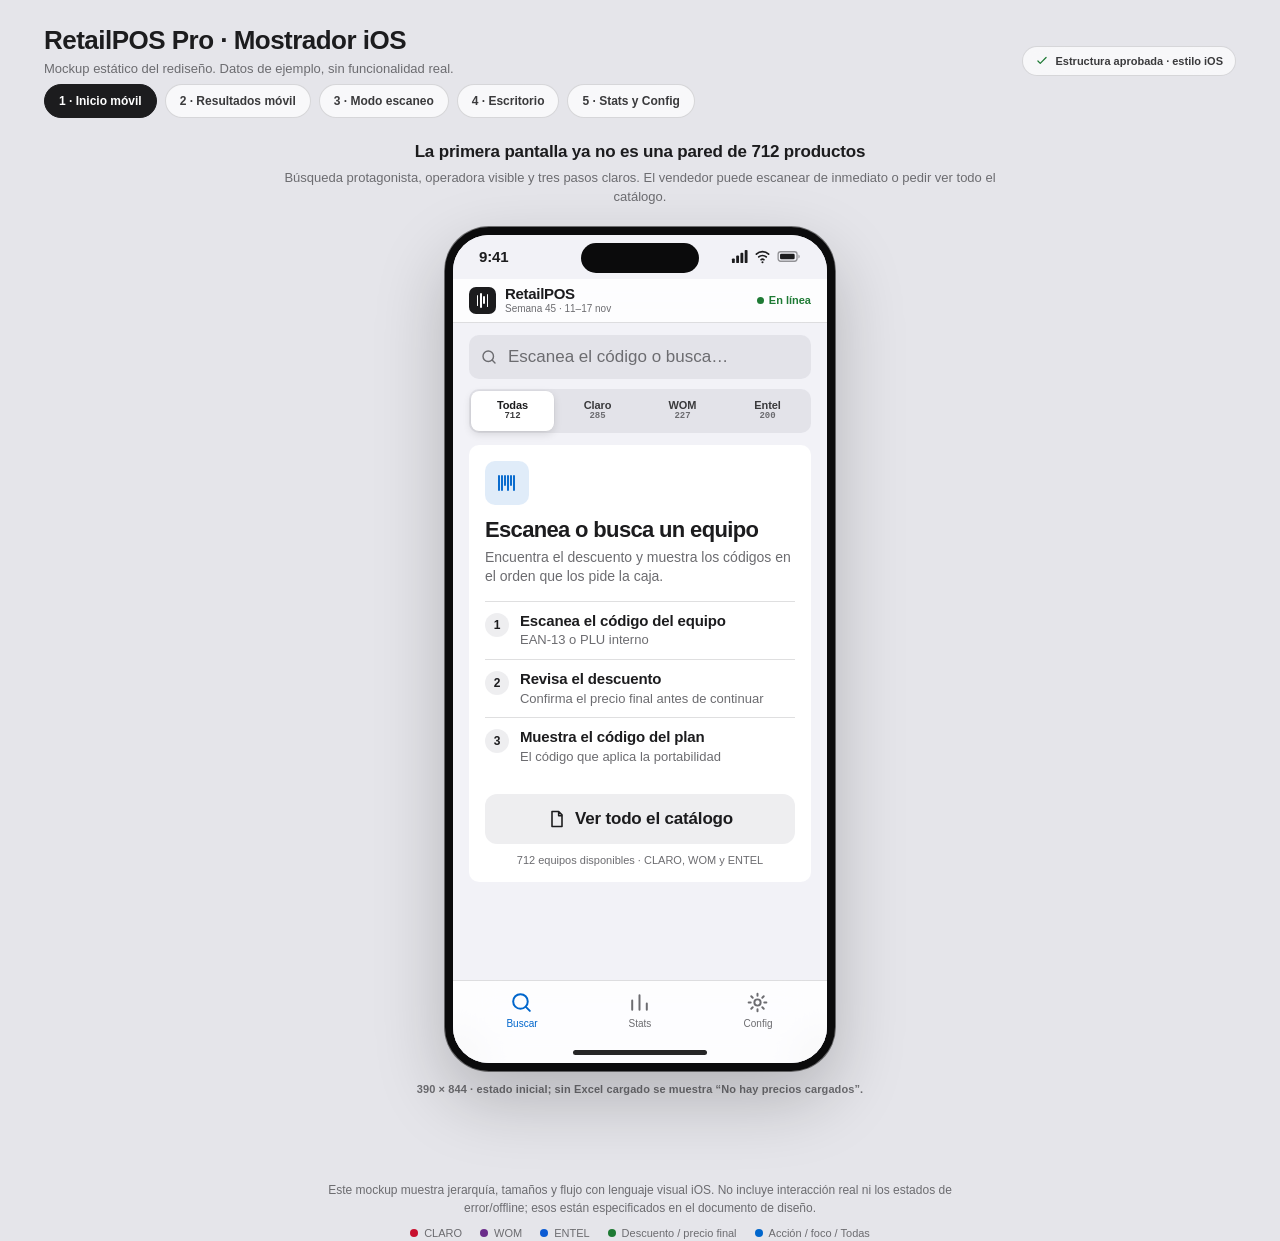
<file: docs/superpowers/specs/mockups/retailpos-mostrador.html>
<!DOCTYPE html>
<html lang="es">
<head>
<meta charset="UTF-8">
<meta name="viewport" content="width=device-width, initial-scale=1">
<title>RetailPOS Pro · Mockup Mostrador iOS</title>
<style>
  :root {
    --canvas: #F2F2F7;
    --surface: #FFFFFF;
    --fill: rgba(118, 118, 128, 0.12);
    --fill-strong: rgba(118, 118, 128, 0.20);
    --ink: #1C1C1E;
    --ink-2: #3A3A3C;
    --muted: #6C6C70;
    --separator: rgba(60, 60, 67, 0.29);
    --separator-soft: rgba(60, 60, 67, 0.16);
    --tint: #0066CC;
    --tint-soft: rgba(0, 102, 204, 0.12);
    --success: #1E7A34;
    --success-soft: rgba(30, 122, 52, 0.12);
    --danger: #D70015;
    --claro: #C8102E;
    --wom: #6B2D8B;
    --entel: #0B5BD3;
    --todas: #0066CC;
    --warning-bg: #FFF8E5;
    --warning-ink: #6B4E00;
    --radius-group: 10px;
    --radius-control: 10px;
    --radius-button: 12px;
    --shadow-knob: 0 0 0 0.5px rgba(0,0,0,.04), 0 3px 8px rgba(0,0,0,.12);
    --ui: -apple-system, BlinkMacSystemFont, "SF Pro Text", "SF Pro Display", "Segoe UI", Roboto, "Helvetica Neue", Arial, sans-serif;
    --mono: ui-monospace, "SF Mono", Menlo, Consolas, "Cascadia Mono", monospace;
  }
  * { box-sizing: border-box; }
  html, body { margin: 0; min-height: 100%; }
  body {
    background: #E5E5EA;
    color: var(--ink);
    font-family: var(--ui);
    -webkit-font-smoothing: antialiased;
    text-rendering: optimizeLegibility;
  }
  button { font: inherit; color: inherit; cursor: pointer; }
  .mono { font-family: var(--mono); font-variant-numeric: tabular-nums; }
  .icon { width: 20px; height: 20px; display: inline-block; vertical-align: middle; flex: 0 0 auto; }
  .hairline { background: var(--separator); height: 1px; border: 0; margin: 0; }

  /* ---------- Mock chrome ---------- */
  .mock-top {
    max-width: 1240px; margin: 0 auto; padding: 26px 24px 8px;
    display: flex; justify-content: space-between; align-items: flex-end; gap: 20px;
  }
  .mock-top h1 { margin: 0; font-size: 26px; font-weight: 800; letter-spacing: -.02em; line-height: 1.1; }
  .mock-top p { margin: 6px 0 0; color: var(--muted); font-size: 13px; font-weight: 500; }
  .mock-badge {
    display: inline-flex; align-items: center; gap: 7px; height: 30px; padding: 0 12px;
    border-radius: 999px; background: rgba(255,255,255,.7); border: 1px solid rgba(60,60,67,.18);
    color: var(--ink-2); font-size: 11px; font-weight: 700; white-space: nowrap;
    backdrop-filter: saturate(180%) blur(20px);
  }
  .mock-tabs {
    max-width: 1240px; margin: 0 auto; padding: 0 24px 24px;
    display: flex; gap: 8px; flex-wrap: wrap;
  }
  .tab {
    height: 34px; padding: 0 14px; border-radius: 999px; border: 1px solid rgba(60,60,67,.18);
    background: rgba(255,255,255,.72); color: var(--ink-2); font-size: 12px; font-weight: 650;
    display: inline-flex; align-items: center; gap: 6px;
    -webkit-backdrop-filter: saturate(180%) blur(20px); backdrop-filter: saturate(180%) blur(20px);
  }
  .tab.active { background: var(--ink); border-color: var(--ink); color: #FFFFFF; }
  .stage { display: none; max-width: 1240px; margin: 0 auto; padding: 0 24px 64px; }
  .stage.active { display: block; }
  .stage-head { max-width: 760px; margin: 0 auto 20px; text-align: center; }
  .stage-head h2 { margin: 0; font-size: 17px; font-weight: 700; letter-spacing: -.01em; }
  .stage-head p { margin: 6px 0 0; color: var(--muted); font-size: 13px; line-height: 1.5; }
  .phone-row { display: flex; justify-content: center; gap: 34px; flex-wrap: wrap; align-items: flex-start; }
  .phone-wrap { display: flex; flex-direction: column; align-items: center; gap: 12px; }
  .phone-caption { font-size: 11px; font-weight: 650; color: var(--muted); letter-spacing: .01em; }

  /* ---------- iPhone frame ---------- */
  .phone {
    width: 390px; height: 844px; background: var(--canvas); border: 8px solid #0B0B0C;
    border-radius: 44px; overflow: hidden; box-shadow: 0 28px 70px rgba(0,0,0,.22), 0 0 0 1px rgba(0,0,0,.5);
    display: flex; flex-direction: column; position: relative;
  }
  .statusbar {
    height: 44px; flex: 0 0 auto; display: flex; align-items: center; justify-content: space-between;
    padding: 0 26px; background: var(--canvas); position: relative; z-index: 3;
  }
  .statusbar .time { font-size: 15px; font-weight: 650; letter-spacing: -.01em; width: 54px; }
  .island {
    position: absolute; top: 8px; left: 50%; transform: translateX(-50%);
    width: 118px; height: 30px; background: #0B0B0C; border-radius: 999px;
  }
  .status-icons { display: flex; align-items: center; gap: 6px; width: 54px; justify-content: flex-end; }
  .status-icons .icon { width: 17px; height: 17px; }

  /* ---------- Translucent bars ---------- */
  .appbar, .navbar, .tabbar, .detail-footer {
    background: rgba(255,255,255,.82);
    -webkit-backdrop-filter: saturate(180%) blur(20px);
    backdrop-filter: saturate(180%) blur(20px);
  }
  .appbar {
    height: 44px; flex: 0 0 auto; border-bottom: 1px solid var(--separator-soft);
    display: flex; align-items: center; justify-content: space-between; padding: 0 16px;
    position: relative; z-index: 2;
  }
  .brand { display: flex; align-items: center; gap: 9px; min-width: 0; }
  .brand-mark {
    width: 27px; height: 27px; border-radius: 7px; background: var(--ink); color: #FFFFFF;
    display: flex; align-items: center; justify-content: center; gap: 1.5px; flex: 0 0 auto;
  }
  .brand-mark i { display: block; width: 1.8px; background: #FFFFFF; border-radius: 1px; }
  .brand-mark i:nth-child(1) { height: 11px; }
  .brand-mark i:nth-child(2) { height: 15px; }
  .brand-mark i:nth-child(3) { height: 8px; }
  .brand-mark i:nth-child(4) { height: 13px; }
  .brand-title { font-size: 15px; font-weight: 700; letter-spacing: -.02em; line-height: 1.1; }
  .brand-sub { font-size: 10px; color: var(--muted); font-weight: 500; margin-top: 1px; }
  .conn { display: inline-flex; align-items: center; gap: 5px; font-size: 11px; font-weight: 600; color: var(--success); }
  .conn-dot { width: 7px; height: 7px; border-radius: 50%; background: var(--success); }
  .screen { flex: 1; min-height: 0; display: flex; flex-direction: column; background: var(--canvas); }
  .scroll { flex: 1; min-height: 0; overflow: auto; padding: 12px 16px 18px; }

  /* ---------- Search & segmented ---------- */
  .search {
    height: 44px; display: flex; align-items: center; gap: 8px; padding: 0 11px;
    background: var(--fill); border-radius: var(--radius-control);
  }
  .search .icon { color: var(--muted); width: 18px; height: 18px; }
  .search input {
    border: 0; outline: 0; background: transparent; flex: 1; min-width: 0;
    font-size: 17px; font-weight: 400; color: var(--ink); font-family: var(--ui);
  }
  .search input::placeholder { color: var(--muted); }
  .segmented {
    display: grid; grid-template-columns: repeat(4, 1fr); gap: 2px; margin-top: 10px;
    background: var(--fill); border-radius: var(--radius-control); padding: 2px; height: 44px;
  }
  .segment {
    border: 0; background: transparent; border-radius: 8px; padding: 0 4px;
    display: flex; flex-direction: column; align-items: center; justify-content: center; gap: 0;
    color: var(--ink-2); min-width: 0;
  }
  .segment.active { background: #FFFFFF; box-shadow: var(--shadow-knob); color: var(--ink); }
  .seg-label { font-size: 11px; font-weight: 600; letter-spacing: -.01em; line-height: 1.15; white-space: nowrap; }
  .seg-count { font-size: 9px; font-weight: 600; color: var(--muted); font-family: var(--mono); line-height: 1.1; }
  .segment.active .seg-count { color: var(--ink-2); }

  /* ---------- Generic ---------- */
  .group { background: var(--surface); border-radius: var(--radius-group); overflow: hidden; }
  .group-header {
    display: flex; align-items: center; justify-content: space-between; gap: 8px;
    margin: 16px 16px 7px; font-size: 12px; font-weight: 600; color: var(--muted);
    text-transform: uppercase; letter-spacing: .04em;
  }
  .row { display: flex; align-items: center; gap: 12px; padding: 12px 16px; min-height: 44px; background: var(--surface); }
  .row + .row { border-top: 1px solid var(--separator-soft); }
  .row-title { font-size: 16px; font-weight: 600; letter-spacing: -.01em; }
  .row-sub { font-size: 13px; color: var(--muted); margin-top: 1px; line-height: 1.35; }
  .chev { color: #C7C7CC; width: 15px; height: 15px; }
  .btn {
    height: 50px; border-radius: var(--radius-button); border: 0; font-size: 17px;
    font-weight: 600; display: inline-flex; align-items: center; justify-content: center;
    gap: 8px; padding: 0 16px; letter-spacing: -.01em;
  }
  .btn-block { width: 100%; }
  .btn-primary { background: var(--tint); color: #FFFFFF; }
  .btn-secondary { background: var(--fill); color: var(--ink); }
  .btn-text { background: transparent; color: var(--tint); padding: 0 4px; }
  .btn-plain { background: transparent; border: 0; color: var(--tint); font-size: 15px; font-weight: 600; min-height: 44px; display: inline-flex; align-items: center; padding: 0 4px; }
  .text-btn {
    min-height: 44px; display: inline-flex; align-items: center; justify-content: center; gap: 6px;
    border: 0; background: transparent; color: var(--tint); font-size: 15px; font-weight: 600; padding: 0 6px;
  }
  .carrier {
    height: 20px; padding: 0 7px; border-radius: 5px; color: #FFFFFF;
    font-size: 10px; font-weight: 700; letter-spacing: .03em;
    display: inline-flex; align-items: center; flex: 0 0 auto;
  }
  .carrier-claro { background: var(--claro); }
  .carrier-wom { background: var(--wom); }
  .carrier-entel { background: var(--entel); }

  /* ---------- Initial state ---------- */
  .hero { margin-top: 12px; padding: 16px; }
  .hero-icon {
    width: 44px; height: 44px; border-radius: 10px; background: var(--tint-soft); color: var(--tint);
    display: flex; align-items: center; justify-content: center; margin-bottom: 12px;
  }
  .hero-icon .icon { width: 24px; height: 24px; }
  .hero h2 { margin: 0; font-size: 22px; font-weight: 700; letter-spacing: -.03em; line-height: 1.18; }
  .hero p { margin: 5px 0 0; color: var(--muted); font-size: 14px; line-height: 1.4; }
  .steps { margin: 14px 0 4px; border-top: 1px solid var(--separator-soft); }
  .step { display: flex; gap: 11px; align-items: flex-start; padding: 10px 0; border-bottom: 1px solid var(--separator-soft); }
  .step:last-child { border-bottom: 0; }
  .step-num {
    width: 24px; height: 24px; border-radius: 50%; background: var(--fill);
    color: var(--ink); font-size: 12px; font-weight: 700; display: flex; align-items: center;
    justify-content: center; flex: 0 0 auto; margin-top: 1px;
  }
  .step-title { font-size: 15px; font-weight: 600; line-height: 1.25; letter-spacing: -.01em; }
  .step-sub { font-size: 13px; color: var(--muted); margin-top: 1px; line-height: 1.35; }
  .hero .btn { margin-top: 14px; }
  .availability { margin-top: 10px; text-align: center; font-size: 11px; font-weight: 500; color: var(--muted); }

  /* ---------- Tab bar ---------- */
  .tabbar {
    flex: 0 0 auto; height: 83px; padding: 7px 10px 0; border-top: 1px solid var(--separator-soft);
    display: grid; grid-template-columns: repeat(3, 1fr); position: relative;
  }
  .nav-item {
    display: flex; flex-direction: column; align-items: center; justify-content: flex-start;
    gap: 3px; font-size: 10px; font-weight: 500; color: var(--muted);
    background: transparent; border: 0; padding-top: 2px;
  }
  .nav-item .icon { width: 25px; height: 25px; }
  .nav-item.active { color: var(--tint); }
  .home-indicator {
    position: absolute; bottom: 8px; left: 50%; transform: translateX(-50%);
    width: 134px; height: 5px; border-radius: 999px; background: rgba(0,0,0,.85);
  }

  /* ---------- Results ---------- */
  .results-head { display: flex; align-items: center; justify-content: space-between; margin: 14px 4px 8px; }
  .results-count { font-size: 13px; font-weight: 500; color: var(--muted); }
  .filter-btn {
    height: 44px; padding: 0 12px; border-radius: 999px; border: 0; background: var(--fill);
    color: var(--ink); font-size: 13px; font-weight: 600; display: inline-flex; align-items: center; gap: 5px;
  }
  .result-row {
    width: 100%; display: grid; grid-template-columns: minmax(0, 1fr) auto; gap: 10px; align-items: center;
    min-height: 76px; padding: 11px 14px; border: 0; border-bottom: 1px solid var(--separator-soft);
    background: var(--surface); text-align: left;
  }
  .result-row:last-child { border-bottom: 0; }
  .result-meta { display: flex; align-items: center; gap: 7px; margin-bottom: 4px; }
  .brand-text { font-size: 11px; font-weight: 600; color: var(--muted); letter-spacing: .02em; }
  .result-name { font-size: 16px; font-weight: 600; line-height: 1.25; letter-spacing: -.02em; white-space: nowrap; overflow: hidden; text-overflow: ellipsis; }
  .result-sub { font-size: 12px; color: var(--muted); margin-top: 2px; font-weight: 400; }
  .result-price { text-align: right; display: flex; align-items: center; gap: 6px; }
  .discount { font-size: 15px; font-weight: 700; color: var(--success); letter-spacing: -.01em; }
  .final { font-size: 13px; font-weight: 600; color: var(--ink); margin-top: 1px; }
  .load-more { margin-top: 12px; }

  /* ---------- Detail ---------- */
  .navbar {
    height: 44px; flex: 0 0 auto; border-bottom: 1px solid var(--separator-soft);
    display: grid; grid-template-columns: 64px 1fr 64px; align-items: center; padding: 0 8px;
    position: relative; z-index: 2;
  }
  .nav-back {
    width: 44px; height: 44px; border: 0; background: transparent; color: var(--tint);
    display: inline-flex; align-items: center; justify-content: flex-start; padding-left: 6px;
  }
  .nav-back .icon { width: 22px; height: 22px; }
  .nav-title { text-align: center; min-width: 0; }
  .nav-title b { display: block; font-size: 16px; font-weight: 600; letter-spacing: -.02em; white-space: nowrap; overflow: hidden; text-overflow: ellipsis; }
  .nav-title span { display: block; font-size: 10px; color: var(--muted); font-weight: 500; margin-top: 0; }
  .nav-right { display: flex; justify-content: flex-end; padding-right: 4px; }
  .detail-screen { flex: 1; min-height: 0; display: flex; flex-direction: column; background: var(--canvas); position: relative; }
  .detail-scroll { flex: 1; min-height: 0; overflow: auto; padding: 12px 16px 16px; }
  .summary { padding: 12px 16px; }
  .summary-top { display: flex; align-items: flex-start; justify-content: space-between; gap: 10px; }
  .detail-name { font-size: 17px; font-weight: 700; line-height: 1.22; letter-spacing: -.02em; }
  .detail-meta { display: flex; align-items: center; gap: 7px; margin-top: 4px; font-size: 12px; color: var(--muted); font-weight: 500; }
  .dot-sep { width: 3px; height: 3px; border-radius: 50%; background: var(--muted); display: inline-block; }
  .price-line { display: flex; justify-content: space-between; align-items: flex-end; gap: 10px; margin-top: 12px; }
  .discount-big { font-size: 28px; font-weight: 700; color: var(--success); line-height: 1; letter-spacing: -.03em; }
  .final-big { font-size: 22px; font-weight: 700; line-height: 1; letter-spacing: -.02em; }
  .old-price { font-size: 11px; color: var(--muted); margin-top: 5px; font-weight: 500; }
  .price-right { text-align: right; }
  .discount-copy { display: flex; align-items: center; justify-content: flex-start; margin-top: 2px; }
  .section-title {
    display: flex; align-items: center; gap: 8px; margin: 12px 16px 6px;
    font-size: 12px; font-weight: 600; letter-spacing: .04em; text-transform: uppercase; color: var(--muted);
  }
  .code-card { padding: 10px 14px; margin-bottom: 10px; }
  .code-head { display: flex; align-items: center; justify-content: space-between; gap: 8px; }
  .code-label { display: flex; align-items: center; gap: 8px; font-size: 15px; font-weight: 600; letter-spacing: -.01em; }
  .step-chip {
    width: 22px; height: 22px; border-radius: 50%; background: var(--tint); color: #FFFFFF;
    font-size: 11px; font-weight: 700; display: inline-flex; align-items: center; justify-content: center; flex: 0 0 auto;
  }
  .code-carrier { color: var(--muted); font-weight: 500; }
  .code-kind { font-size: 10px; color: var(--muted); font-weight: 600; letter-spacing: .03em; }
  .barcode-box {
    height: 76px; background: #FFFFFF; border: 1px solid var(--separator-soft); border-radius: 8px;
    padding: 5px 8px; margin-top: 8px; display: flex; align-items: center; justify-content: center;
  }
  .barcode-box img { width: 100%; height: 100%; object-fit: fill; }
  .code-foot { display: flex; align-items: center; justify-content: space-between; gap: 8px; margin-top: 4px; }
  .code-number { font-size: 22px; font-weight: 700; letter-spacing: .04em; }
  .details-row {
    margin-top: 2px; display: flex; align-items: center; justify-content: space-between;
    padding: 10px 16px; font-size: 15px; font-weight: 500; color: var(--ink);
  }
  .details-row .right { display: flex; align-items: center; gap: 6px; color: var(--muted); font-size: 12px; }
  .detail-footer {
    flex: 0 0 auto; padding: 10px 16px 34px; border-top: 1px solid var(--separator-soft); position: relative;
  }
  .detail-footer .home-indicator { position: absolute; bottom: 8px; }

  /* ---------- Desktop ---------- */
  .desktop-stage { overflow-x: auto; padding-bottom: 6px; }
  .desktop {
    width: 1180px; margin: 0 auto; background: var(--canvas); border: 1px solid rgba(60,60,67,.18);
    border-radius: 16px; overflow: hidden; box-shadow: 0 28px 70px rgba(0,0,0,.16);
  }
  .desk-appbar {
    height: 64px; background: rgba(255,255,255,.82); border-bottom: 1px solid var(--separator-soft);
    display: flex; align-items: center; justify-content: space-between; padding: 0 24px;
    -webkit-backdrop-filter: saturate(180%) blur(20px); backdrop-filter: saturate(180%) blur(20px);
  }
  .desk-nav { display: flex; gap: 2px; background: var(--fill); border-radius: 10px; padding: 2px; }
  .desk-nav span { height: 32px; padding: 0 14px; border-radius: 8px; display: inline-flex; align-items: center; gap: 6px; font-size: 12px; font-weight: 600; color: var(--ink-2); }
  .desk-nav span.active { background: #FFFFFF; box-shadow: var(--shadow-knob); color: var(--ink); }
  .desk-content { padding: 18px 24px 24px; }
  .desk-search-row { display: flex; gap: 10px; align-items: center; }
  .desk-search { flex: 1; }
  .desk-segmented { max-width: 440px; }
  .desk-grid { display: grid; grid-template-columns: 7fr 5fr; gap: 16px; margin-top: 14px; align-items: start; }
  .table-card { background: var(--surface); border-radius: 10px; overflow: hidden; }
  .table-head, .table-row { display: grid; grid-template-columns: .8fr 2.5fr 1fr 1fr 1fr .95fr; gap: 8px; align-items: center; padding: 9px 14px; }
  .table-head { border-bottom: 1px solid var(--separator-soft); font-size: 10px; font-weight: 600; text-transform: uppercase; letter-spacing: .04em; color: var(--muted); }
  .table-row { border-bottom: 1px solid var(--separator-soft); font-size: 12px; }
  .table-row:last-child { border-bottom: 0; }
  .table-row.selected { background: var(--tint-soft); }
  .table-name { font-size: 14px; font-weight: 600; white-space: nowrap; overflow: hidden; text-overflow: ellipsis; letter-spacing: -.01em; }
  .table-sub { font-size: 11px; color: var(--muted); font-weight: 400; margin-top: 1px; }
  .table-action { min-height: 36px; border: 0; background: transparent; font-size: 12px; font-weight: 600; color: var(--tint); white-space: nowrap; }
  .desk-panel { background: var(--surface); border-radius: 10px; padding: 14px; }
  .desk-panel .detail-name { font-size: 16px; }
  .desk-panel .code-card { padding: 10px 12px; margin-bottom: 8px; border: 1px solid var(--separator-soft); }
  .desk-panel .barcode-box { height: 66px; }
  .desk-panel .code-number { font-size: 18px; }

  /* ---------- Stats & Config ---------- */
  .large-title { margin: 4px 2px 2px; font-size: 34px; font-weight: 700; letter-spacing: -.035em; line-height: 1.1; }
  .large-sub { margin: 2px 2px 12px; font-size: 14px; color: var(--muted); font-weight: 400; }
  .stat-card { padding: 14px 16px; margin-bottom: 10px; }
  .stat-top { display: flex; align-items: center; gap: 10px; }
  .stat-drop { width: 28px; height: 28px; border-radius: 50%; flex: 0 0 auto; display: inline-flex; align-items: center; justify-content: center; color: #FFFFFF; }
  .stat-drop .icon { width: 16px; height: 16px; }
  .stat-name { font-size: 16px; font-weight: 600; letter-spacing: .02em; }
  .stat-brands { margin-left: auto; font-size: 11px; font-weight: 500; color: var(--muted); background: var(--fill); border-radius: 999px; padding: 3px 8px; }
  .stat-total { font-size: 34px; font-weight: 700; letter-spacing: -.035em; margin-top: 10px; line-height: 1; }
  .stat-label { font-size: 11px; color: var(--muted); font-weight: 500; margin-top: 2px; }
  .stat-row { display: flex; justify-content: space-between; align-items: center; gap: 8px; margin-top: 10px; padding-top: 9px; border-top: 1px solid var(--separator-soft); font-size: 12px; }
  .stat-row span:first-child { color: var(--muted); font-weight: 400; }
  .stat-row span:last-child { font-weight: 600; }
  .stat-link { display: flex; justify-content: flex-end; margin-top: 6px; }
  .config-warning {
    display: flex; gap: 9px; align-items: flex-start; padding: 10px 4px 12px;
    color: var(--warning-ink); font-size: 12px; line-height: 1.4; font-weight: 500;
  }
  .config-warning .icon { width: 17px; height: 17px; color: #B45309; margin-top: 1px; }
  .upload-card { margin-bottom: 10px; }
  .upload-card .row { align-items: flex-start; padding: 12px 14px; }
  .upload-icon { width: 29px; height: 29px; border-radius: 7px; background: var(--tint); color: #FFFFFF; display: flex; align-items: center; justify-content: center; flex: 0 0 auto; }
  .upload-icon.blue { background: #007AFF; }
  .upload-title { font-size: 16px; font-weight: 600; letter-spacing: -.01em; }
  .upload-desc { font-size: 12px; color: var(--muted); line-height: 1.35; margin-top: 2px; }
  .upload-body { padding: 0 14px 12px; border-top: 1px solid var(--separator-soft); }
  .upload-body .btn { margin-top: 12px; }
  .upload-status {
    margin-top: 10px; display: flex; align-items: center; gap: 7px; font-size: 12px;
    color: var(--ink-2); background: var(--fill); border-radius: 8px; padding: 8px 10px; font-weight: 500;
  }
  .upload-status .dot { width: 7px; height: 7px; border-radius: 50%; background: var(--success); flex: 0 0 auto; }
  .upload-status.blue .dot { background: #007AFF; }
  .advanced-row { display: flex; align-items: center; justify-content: space-between; padding: 12px 16px; font-size: 15px; font-weight: 500; }
  .muted-note { text-align: center; color: var(--muted); font-size: 12px; line-height: 1.5; margin: 22px auto 0; max-width: 640px; }
  .legend { display: flex; justify-content: center; gap: 18px; flex-wrap: wrap; margin-top: 8px; color: var(--muted); font-size: 11px; font-weight: 500; }
  .legend span { display: inline-flex; align-items: center; gap: 6px; }
  .legend b { width: 8px; height: 8px; border-radius: 50%; display: inline-block; }

  @media (max-width: 1100px) {
    .desktop { width: 100%; }
    .desktop-stage { overflow-x: visible; }
    .desk-grid { grid-template-columns: 1fr; }
    .table-head, .table-row { grid-template-columns: .85fr 1.9fr .85fr .85fr .95fr 1.05fr; }
    .desk-panel { max-width: none; }
  }
  @media (max-width: 760px) {
    .mock-top { align-items: flex-start; flex-direction: column; }
    .phone { transform: scale(.92); transform-origin: top center; margin-bottom: -60px; }
    .phone-row { gap: 12px; }
  }
</style>
</head>
<body>

<svg width="0" height="0" style="position:absolute" aria-hidden="true">
  <defs>
    <symbol id="i-search" viewBox="0 0 24 24"><circle cx="11" cy="11" r="7" fill="none" stroke="currentColor" stroke-width="1.9"/><path d="m20 20-3.6-3.6" fill="none" stroke="currentColor" stroke-width="1.9" stroke-linecap="round"/></symbol>
    <symbol id="i-barcode" viewBox="0 0 24 24"><path d="M4 5v14M7 5v14M10 5v9M13 5v14M16 5v9M19 5v14" fill="none" stroke="currentColor" stroke-width="1.9" stroke-linecap="round"/></symbol>
    <symbol id="i-chart" viewBox="0 0 24 24"><path d="M5 19V10M12 19V5M19 19v-6" fill="none" stroke="currentColor" stroke-width="1.9" stroke-linecap="round"/></symbol>
    <symbol id="i-settings" viewBox="0 0 24 24"><circle cx="12" cy="12" r="3" fill="none" stroke="currentColor" stroke-width="1.9"/><path d="M12 3.5v2M12 18.5v2M3.5 12h2M18.5 12h2M6 6l1.4 1.4M16.6 16.6 18 18M18 6l-1.4 1.4M7.4 16.6 6 18" fill="none" stroke="currentColor" stroke-width="1.9" stroke-linecap="round"/></symbol>
    <symbol id="i-chevron" viewBox="0 0 24 24"><path d="m9 5 7 7-7 7" fill="none" stroke="currentColor" stroke-width="2" stroke-linecap="round" stroke-linejoin="round"/></symbol>
    <symbol id="i-back" viewBox="0 0 24 24"><path d="m15 5-7 7 7 7" fill="none" stroke="currentColor" stroke-width="2.1" stroke-linecap="round" stroke-linejoin="round"/></symbol>
    <symbol id="i-copy" viewBox="0 0 24 24"><rect x="9" y="9" width="11" height="11" rx="2.5" fill="none" stroke="currentColor" stroke-width="1.9"/><path d="M15 9V6a2 2 0 0 0-2-2H6a2 2 0 0 0-2 2v7a2 2 0 0 0 2 2h3" fill="none" stroke="currentColor" stroke-width="1.9"/></symbol>
    <symbol id="i-printer" viewBox="0 0 24 24"><path d="M7 8V4h10v4M7 17H5a2 2 0 0 1-2-2v-4a2 2 0 0 1 2-2h14a2 2 0 0 1 2 2v4a2 2 0 0 1-2 2h-2M7 14h10v6H7z" fill="none" stroke="currentColor" stroke-width="1.9" stroke-linejoin="round"/></symbol>
    <symbol id="i-filter" viewBox="0 0 24 24"><path d="M4 7h16M7 12h10M10 17h4" fill="none" stroke="currentColor" stroke-width="1.9" stroke-linecap="round"/></symbol>
    <symbol id="i-check" viewBox="0 0 24 24"><path d="m5 12 4 4L19 6" fill="none" stroke="currentColor" stroke-width="2.1" stroke-linecap="round" stroke-linejoin="round"/></symbol>
    <symbol id="i-x" viewBox="0 0 24 24"><path d="m6 6 12 12M18 6 6 18" fill="none" stroke="currentColor" stroke-width="2.1" stroke-linecap="round"/></symbol>
    <symbol id="i-upload" viewBox="0 0 24 24"><path d="M12 16V4m0 0-4 4m4-4 4 4M5 16v2a2 2 0 0 0 2 2h10a2 2 0 0 0 2-2v-2" fill="none" stroke="currentColor" stroke-width="1.9" stroke-linecap="round" stroke-linejoin="round"/></symbol>
    <symbol id="i-file" viewBox="0 0 24 24"><path d="M6 3h8l4 4v14H6zM14 3v5h5" fill="none" stroke="currentColor" stroke-width="1.9" stroke-linejoin="round"/></symbol>
    <symbol id="i-info" viewBox="0 0 24 24"><circle cx="12" cy="12" r="9" fill="none" stroke="currentColor" stroke-width="1.9"/><path d="M12 11v5M12 8h.01" fill="none" stroke="currentColor" stroke-width="2.1" stroke-linecap="round"/></symbol>
    <symbol id="i-warning" viewBox="0 0 24 24"><path d="M12 4 3.2 19.5h17.6L12 4z" fill="none" stroke="currentColor" stroke-width="1.9" stroke-linejoin="round"/><path d="M12 9.5v4.5M12 17h.01" fill="none" stroke="currentColor" stroke-width="2" stroke-linecap="round"/></symbol>
    <symbol id="i-refresh" viewBox="0 0 24 24"><path d="M20 11a8 8 0 1 0-2.3 5.7M20 5v6h-6" fill="none" stroke="currentColor" stroke-width="1.9" stroke-linecap="round" stroke-linejoin="round"/></symbol>
    <symbol id="i-signal" viewBox="0 0 18 18"><rect x="1" y="11" width="3" height="5" rx="1" fill="currentColor"/><rect x="5.5" y="8" width="3" height="8" rx="1" fill="currentColor"/><rect x="10" y="5" width="3" height="11" rx="1" fill="currentColor"/><rect x="14.5" y="2" width="3" height="14" rx="1" fill="currentColor"/></symbol>
    <symbol id="i-wifi" viewBox="0 0 18 18"><path d="M2.5 6.5a9.5 9.5 0 0 1 13 0M5 9.5a6 6 0 0 1 8 0M7.5 12.4a2.6 2.6 0 0 1 3 0" fill="none" stroke="currentColor" stroke-width="1.8" stroke-linecap="round"/><circle cx="9" cy="15" r="1.1" fill="currentColor"/></symbol>
    <symbol id="i-battery" viewBox="0 0 25 18"><rect x="1" y="4" width="20" height="10" rx="2.6" fill="none" stroke="currentColor" stroke-width="1.4" opacity=".45"/><rect x="3" y="6" width="15.5" height="6" rx="1.4" fill="currentColor"/><path d="M22.5 7v4a2.2 2.2 0 0 0 0-4z" fill="currentColor" opacity=".45"/></symbol>
  </defs>
</svg>

<header class="mock-top">
  <div>
    <h1>RetailPOS Pro · Mostrador iOS</h1>
    <p>Mockup estático del rediseño. Datos de ejemplo, sin funcionalidad real.</p>
  </div>
  <span class="mock-badge"><svg class="icon" style="width:14px;height:14px;color:var(--success)"><use href="#i-check"/></svg> Estructura aprobada · estilo iOS</span>
</header>

<nav class="mock-tabs" aria-label="Pantallas del mockup">
  <button class="tab active" data-target="s1">1 · Inicio móvil</button>
  <button class="tab" data-target="s2">2 · Resultados móvil</button>
  <button class="tab" data-target="s3">3 · Modo escaneo</button>
  <button class="tab" data-target="s4">4 · Escritorio</button>
  <button class="tab" data-target="s5">5 · Stats y Config</button>
</nav>

<main>

<section class="stage active" id="s1">
  <div class="stage-head">
    <h2>La primera pantalla ya no es una pared de 712 productos</h2>
    <p>Búsqueda protagonista, operadora visible y tres pasos claros. El vendedor puede escanear de inmediato o pedir ver todo el catálogo.</p>
  </div>
  <div class="phone-row">
    <div class="phone-wrap">
      <div class="phone">
        <div class="statusbar"><span class="time">9:41</span><span class="island"></span><span class="status-icons"><svg class="icon"><use href="#i-signal"/></svg><svg class="icon"><use href="#i-wifi"/></svg><svg class="icon" style="width:24px"><use href="#i-battery"/></svg></span></div>
        <div class="appbar">
          <div class="brand">
            <div class="brand-mark"><i></i><i></i><i></i><i></i></div>
            <div><div class="brand-title">RetailPOS</div><div class="brand-sub">Semana 45 · 11–17 nov</div></div>
          </div>
          <div class="conn"><span class="conn-dot"></span>En línea</div>
        </div>
        <div class="screen">
          <div class="scroll">
            <div class="search"><svg class="icon"><use href="#i-search"/></svg><input value="" placeholder="Escanea el código o busca…" readonly></div>
            <div class="segmented" role="tablist" aria-label="Operadora">
              <button class="segment active" role="tab" aria-selected="true"><span class="seg-label">Todas</span><span class="seg-count">712</span></button>
              <button class="segment" role="tab" aria-selected="false"><span class="seg-label">Claro</span><span class="seg-count">285</span></button>
              <button class="segment" role="tab" aria-selected="false"><span class="seg-label">WOM</span><span class="seg-count">227</span></button>
              <button class="segment" role="tab" aria-selected="false"><span class="seg-label">Entel</span><span class="seg-count">200</span></button>
            </div>

            <div class="hero group">
              <div class="hero-icon"><svg class="icon"><use href="#i-barcode"/></svg></div>
              <h2>Escanea o busca un equipo</h2>
              <p>Encuentra el descuento y muestra los códigos en el orden que los pide la caja.</p>
              <div class="steps">
                <div class="step"><div class="step-num">1</div><div><div class="step-title">Escanea el código del equipo</div><div class="step-sub">EAN-13 o PLU interno</div></div></div>
                <div class="step"><div class="step-num">2</div><div><div class="step-title">Revisa el descuento</div><div class="step-sub">Confirma el precio final antes de continuar</div></div></div>
                <div class="step"><div class="step-num">3</div><div><div class="step-title">Muestra el código del plan</div><div class="step-sub">El código que aplica la portabilidad</div></div></div>
              </div>
              <button class="btn btn-secondary btn-block"><svg class="icon"><use href="#i-file"/></svg>Ver todo el catálogo</button>
              <div class="availability">712 equipos disponibles · CLARO, WOM y ENTEL</div>
            </div>
          </div>
          <nav class="tabbar" aria-label="Principal">
            <button class="nav-item active"><svg class="icon"><use href="#i-search"/></svg>Buscar</button>
            <button class="nav-item"><svg class="icon"><use href="#i-chart"/></svg>Stats</button>
            <button class="nav-item"><svg class="icon"><use href="#i-settings"/></svg>Config</button>
            <span class="home-indicator"></span>
          </nav>
        </div>
      </div>
      <div class="phone-caption">390 × 844 · estado inicial; sin Excel cargado se muestra “No hay precios cargados”.</div>
    </div>
  </div>
</section>

<section class="stage" id="s2">
  <div class="stage-head">
    <h2>Resultados compactos, con la información que decide la venta</h2>
    <p>40 resultados por página. La fila completa es un botón; el descuento y el precio final se leen de un vistazo.</p>
  </div>
  <div class="phone-row">
    <div class="phone-wrap">
      <div class="phone">
        <div class="statusbar"><span class="time">9:41</span><span class="island"></span><span class="status-icons"><svg class="icon"><use href="#i-signal"/></svg><svg class="icon"><use href="#i-wifi"/></svg><svg class="icon" style="width:24px"><use href="#i-battery"/></svg></span></div>
        <div class="appbar">
          <div class="brand">
            <div class="brand-mark"><i></i><i></i><i></i><i></i></div>
            <div><div class="brand-title">RetailPOS</div><div class="brand-sub">Semana 45 · 11–17 nov</div></div>
          </div>
          <div class="conn"><span class="conn-dot"></span>En línea</div>
        </div>
        <div class="screen">
          <div class="scroll">
            <div class="search"><svg class="icon"><use href="#i-search"/></svg><input value="iphone 13" readonly></div>
            <div class="segmented" role="tablist" aria-label="Operadora">
              <button class="segment active" role="tab" aria-selected="true"><span class="seg-label">Todas</span><span class="seg-count">712</span></button>
              <button class="segment" role="tab" aria-selected="false"><span class="seg-label">Claro</span><span class="seg-count">285</span></button>
              <button class="segment" role="tab" aria-selected="false"><span class="seg-label">WOM</span><span class="seg-count">227</span></button>
              <button class="segment" role="tab" aria-selected="false"><span class="seg-label">Entel</span><span class="seg-count">200</span></button>
            </div>

            <div class="results-head">
              <div class="results-count">128 resultados</div>
              <button class="filter-btn"><svg class="icon" style="width:15px;height:15px"><use href="#i-filter"/></svg>Filtros <span style="color:var(--tint);font-family:var(--mono)">2</span></button>
            </div>

            <div class="group">
              <button class="result-row">
                <div><div class="result-meta"><span class="carrier carrier-claro">CLARO</span><span class="brand-text">APPLE</span></div><div class="result-name">iPhone 13 128GB Blanco</div><div class="result-sub">PLU 27537898</div></div>
                <div class="result-price"><div><div class="discount mono">-$80.000</div><div class="final mono">$419.990</div></div><svg class="icon chev"><use href="#i-chevron"/></svg></div>
              </button>
              <button class="result-row">
                <div><div class="result-meta"><span class="carrier carrier-wom">WOM</span><span class="brand-text">APPLE</span></div><div class="result-name">iPhone 13 128GB Medianoche</div><div class="result-sub">PLU 27448690</div></div>
                <div class="result-price"><div><div class="discount mono">-$70.000</div><div class="final mono">$449.990</div></div><svg class="icon chev"><use href="#i-chevron"/></svg></div>
              </button>
              <button class="result-row">
                <div><div class="result-meta"><span class="carrier carrier-entel">ENTEL</span><span class="brand-text">APPLE</span></div><div class="result-name">iPhone 13 128GB Azul</div><div class="result-sub">PLU 27448739</div></div>
                <div class="result-price"><div><div class="discount mono">-$60.000</div><div class="final mono">$459.990</div></div><svg class="icon chev"><use href="#i-chevron"/></svg></div>
              </button>
              <button class="result-row">
                <div><div class="result-meta"><span class="carrier carrier-claro">CLARO</span><span class="brand-text">APPLE</span></div><div class="result-name">iPhone 13 256GB Rosa</div><div class="result-sub">PLU 27537898</div></div>
                <div class="result-price"><div><div class="discount mono">-$90.000</div><div class="final mono">$509.990</div></div><svg class="icon chev"><use href="#i-chevron"/></svg></div>
              </button>
              <button class="result-row">
                <div><div class="result-meta"><span class="carrier carrier-wom">WOM</span><span class="brand-text">APPLE</span></div><div class="result-name">iPhone 13 256GB Verde</div><div class="result-sub">PLU 27448690</div></div>
                <div class="result-price"><div><div class="discount mono">-$75.000</div><div class="final mono">$474.990</div></div><svg class="icon chev"><use href="#i-chevron"/></svg></div>
              </button>
            </div>
            <button class="btn btn-text btn-block load-more">Cargar 40 más</button>
          </div>
          <nav class="tabbar" aria-label="Principal">
            <button class="nav-item active"><svg class="icon"><use href="#i-search"/></svg>Buscar</button>
            <button class="nav-item"><svg class="icon"><use href="#i-chart"/></svg>Stats</button>
            <button class="nav-item"><svg class="icon"><use href="#i-settings"/></svg>Config</button>
            <span class="home-indicator"></span>
          </nav>
        </div>
      </div>
      <div class="phone-caption">390 × 844 · 40 filas por página, no 712 tarjetas.</div>
    </div>
  </div>
</section>

<section class="stage" id="s3">
  <div class="stage-head">
    <h2>Modo escaneo: Equipo → Plan, ambos visibles sin scroll</h2>
    <p>El detalle deja de ser un panel de descuento. Los dos códigos que la caja necesita quedan completos, con su número y un botón de copiar de 44 px.</p>
  </div>
  <div class="phone-row">
    <div class="phone-wrap">
      <div class="phone">
        <div class="statusbar"><span class="time">9:41</span><span class="island"></span><span class="status-icons"><svg class="icon"><use href="#i-signal"/></svg><svg class="icon"><use href="#i-wifi"/></svg><svg class="icon" style="width:24px"><use href="#i-battery"/></svg></span></div>
        <div class="navbar">
          <button class="nav-back" aria-label="Volver"><svg class="icon"><use href="#i-back"/></svg></button>
          <div class="nav-title"><b>iPhone 13 128GB Blanco</b><span>CLARO · APPLE</span></div>
          <div class="nav-right"><span class="carrier carrier-claro">CLARO</span></div>
        </div>
        <div class="detail-screen">
          <div class="detail-scroll">
            <div class="summary group">
              <div class="detail-name">iPhone 13 128GB Blanco</div>
              <div class="detail-meta"><span>PLU 27537898</span><span class="dot-sep"></span><span>Vigencia 11–17 nov</span></div>
              <div class="price-line">
                <div><div class="discount-big mono">-$80.000</div><div class="old-price mono">Normal $499.990</div></div>
                <div class="price-right"><div class="final-big mono">$419.990</div><div class="old-price">Precio final</div></div>
              </div>
              <div class="discount-copy"><button class="text-btn"><svg class="icon" style="width:15px;height:15px"><use href="#i-copy"/></svg>Copiar descuento</button></div>
            </div>

            <div class="section-title"><span>Códigos para escanear</span><span style="height:1px;background:var(--separator-soft);flex:1"></span></div>

            <div class="code-card group">
              <div class="code-head"><div class="code-label"><span class="step-chip">1</span>Código del equipo</div><span class="code-kind">EAN-13</span></div>
              <div class="barcode-box"><img src="assets/equipo.svg" alt="Código de barras del equipo"></div>
              <div class="code-foot"><div class="code-number mono">0200027537897</div><button class="text-btn"><svg class="icon" style="width:15px;height:15px"><use href="#i-copy"/></svg>Copiar</button></div>
            </div>

            <div class="code-card group">
              <div class="code-head"><div class="code-label"><span class="step-chip">2</span>Código del plan <span class="code-carrier">· CLARO</span></div><span class="code-kind">COD BARRA</span></div>
              <div class="barcode-box"><img src="assets/plan.svg" alt="Código de barras del plan CLARO"></div>
              <div class="code-foot"><div class="code-number mono">200028174046</div><button class="text-btn"><svg class="icon" style="width:15px;height:15px"><use href="#i-copy"/></svg>Copiar</button></div>
            </div>

            <div class="details-row group"><span>Más detalles</span><span class="right">PLU, origen EAN, vigencia <svg class="icon chev"><use href="#i-chevron"/></svg></span></div>
          </div>
          <div class="detail-footer">
            <button class="btn btn-primary btn-block"><svg class="icon"><use href="#i-printer"/></svg>Imprimir códigos</button>
            <span class="home-indicator"></span>
          </div>
        </div>
      </div>
      <div class="phone-caption">390 × 844 · ambos códigos caben sin scroll; “Más detalles” queda debajo.</div>
    </div>
  </div>
</section>

<section class="stage" id="s4">
  <div class="stage-head">
    <h2>Escritorio: tabla para encontrar, panel para escanear</h2>
    <p>La tabla se queda con los datos de decisión y el panel sticky con los dos códigos. Sin columnas de EAN/Plan que obliguen a hacer scroll horizontal.</p>
  </div>
  <div class="desktop-stage">
    <div class="desktop">
      <div class="desk-appbar">
        <div class="brand">
          <div class="brand-mark"><i></i><i></i><i></i><i></i></div>
          <div><div class="brand-title">RetailPOS</div><div class="brand-sub">Semana 45 · 11–17 nov</div></div>
        </div>
        <div class="desk-nav"><span class="active"><svg class="icon" style="width:15px;height:15px"><use href="#i-search"/></svg>Buscar</span><span><svg class="icon" style="width:15px;height:15px"><use href="#i-chart"/></svg>Stats</span><span><svg class="icon" style="width:15px;height:15px"><use href="#i-settings"/></svg>Config</span></div>
        <div class="conn"><span class="conn-dot"></span>En línea</div>
      </div>
      <div class="desk-content">
        <div class="desk-search-row">
          <div class="search desk-search" style="height:40px"><svg class="icon"><use href="#i-search"/></svg><input value="iphone 13" readonly style="font-size:14px"></div>
          <button class="filter-btn"><svg class="icon" style="width:15px;height:15px"><use href="#i-filter"/></svg>Filtros</button>
        </div>
        <div class="segmented desk-segmented" role="tablist" aria-label="Operadora" style="height:36px">
          <button class="segment active" role="tab" aria-selected="true" style="flex-direction:row;gap:5px"><span class="seg-label">Todas</span><span class="seg-count">712</span></button>
          <button class="segment" role="tab" aria-selected="false" style="flex-direction:row;gap:5px"><span class="seg-label">Claro</span><span class="seg-count">285</span></button>
          <button class="segment" role="tab" aria-selected="false" style="flex-direction:row;gap:5px"><span class="seg-label">WOM</span><span class="seg-count">227</span></button>
          <button class="segment" role="tab" aria-selected="false" style="flex-direction:row;gap:5px"><span class="seg-label">Entel</span><span class="seg-count">200</span></button>
        </div>
        <div class="desk-grid">
          <div>
            <div class="results-head"><div class="results-count">128 resultados · página 1 de 4</div><div style="font-size:11px;color:var(--muted);font-weight:500">Enter para buscar</div></div>
            <div class="table-card">
              <div class="table-head"><span>Operadora</span><span>Producto</span><span>PLU</span><span>Dcto.</span><span>Precio final</span><span></span></div>
              <div class="table-row selected"><span><span class="carrier carrier-claro">CLARO</span></span><span><div class="table-name">iPhone 13 128GB Blanco</div><div class="table-sub">APPLE</div></span><span class="mono" style="font-size:11px">27537898</span><span class="mono" style="color:var(--success);font-weight:700">-$80.000</span><span class="mono" style="font-weight:600">$419.990</span><span><button class="table-action">Ver códigos</button></span></div>
              <div class="table-row"><span><span class="carrier carrier-wom">WOM</span></span><span><div class="table-name">iPhone 13 128GB Medianoche</div><div class="table-sub">APPLE</div></span><span class="mono" style="font-size:11px">27448690</span><span class="mono" style="color:var(--success);font-weight:700">-$70.000</span><span class="mono" style="font-weight:600">$449.990</span><span><button class="table-action">Ver códigos</button></span></div>
              <div class="table-row"><span><span class="carrier carrier-entel">ENTEL</span></span><span><div class="table-name">iPhone 13 128GB Azul</div><div class="table-sub">APPLE</div></span><span class="mono" style="font-size:11px">27448739</span><span class="mono" style="color:var(--success);font-weight:700">-$60.000</span><span class="mono" style="font-weight:600">$459.990</span><span><button class="table-action">Ver códigos</button></span></div>
              <div class="table-row"><span><span class="carrier carrier-claro">CLARO</span></span><span><div class="table-name">iPhone 13 256GB Rosa</div><div class="table-sub">APPLE</div></span><span class="mono" style="font-size:11px">27537898</span><span class="mono" style="color:var(--success);font-weight:700">-$90.000</span><span class="mono" style="font-weight:600">$509.990</span><span><button class="table-action">Ver códigos</button></span></div>
              <div class="table-row"><span><span class="carrier carrier-wom">WOM</span></span><span><div class="table-name">iPhone 13 256GB Verde</div><div class="table-sub">APPLE</div></span><span class="mono" style="font-size:11px">27448690</span><span class="mono" style="color:var(--success);font-weight:700">-$75.000</span><span class="mono" style="font-weight:600">$474.990</span><span><button class="table-action">Ver códigos</button></span></div>
              <div class="table-row"><span><span class="carrier carrier-entel">ENTEL</span></span><span><div class="table-name">iPhone 13 256GB Negro</div><div class="table-sub">APPLE</div></span><span class="mono" style="font-size:11px">27448739</span><span class="mono" style="color:var(--success);font-weight:700">-$85.000</span><span class="mono" style="font-weight:600">$499.990</span><span><button class="table-action">Ver códigos</button></span></div>
            </div>
            <button class="btn btn-text btn-block load-more" style="margin-top:8px">Cargar 50 más</button>
          </div>
          <aside class="desk-panel">
            <div style="display:flex;align-items:flex-start;justify-content:space-between;gap:10px;margin-bottom:8px">
              <div>
                <div style="font-size:10px;color:var(--muted);font-weight:600;text-transform:uppercase;letter-spacing:.04em">Producto seleccionado</div>
                <div class="detail-name" style="margin-top:2px">iPhone 13 128GB Blanco</div>
                <div class="detail-meta"><span>CLARO · APPLE</span><span class="dot-sep"></span><span>PLU 27537898</span></div>
              </div>
              <button class="nav-back" aria-label="Cerrar" style="justify-content:center;color:var(--muted)"><svg class="icon" style="width:18px;height:18px"><use href="#i-x"/></svg></button>
            </div>
            <div class="price-line" style="margin-top:8px"><div><div class="discount-big mono" style="font-size:24px">-$80.000</div><div class="old-price mono">Normal $499.990</div></div><div class="price-right"><div class="final-big mono" style="font-size:18px">$419.990</div><div class="old-price">Precio final</div></div></div>
            <div class="section-title" style="margin-left:0;margin-right:0"><span>Códigos para escanear</span><span style="height:1px;background:var(--separator-soft);flex:1"></span></div>
            <div class="code-card">
              <div class="code-head"><div class="code-label" style="font-size:13px"><span class="step-chip" style="width:20px;height:20px;font-size:10px">1</span>Código del equipo</div><span class="code-kind">EAN-13</span></div>
              <div class="barcode-box"><img src="assets/equipo.svg" alt="Código de barras del equipo"></div>
              <div class="code-foot"><div class="code-number mono">0200027537897</div><button class="text-btn" style="font-size:13px"><svg class="icon" style="width:14px;height:14px"><use href="#i-copy"/></svg>Copiar</button></div>
            </div>
            <div class="code-card">
              <div class="code-head"><div class="code-label" style="font-size:13px"><span class="step-chip" style="width:20px;height:20px;font-size:10px">2</span>Código del plan <span class="code-carrier">· CLARO</span></div><span class="code-kind">COD BARRA</span></div>
              <div class="barcode-box"><img src="assets/plan.svg" alt="Código de barras del plan CLARO"></div>
              <div class="code-foot"><div class="code-number mono">200028174046</div><button class="text-btn" style="font-size:13px"><svg class="icon" style="width:14px;height:14px"><use href="#i-copy"/></svg>Copiar</button></div>
            </div>
            <button class="btn btn-primary btn-block" style="margin-top:4px;height:44px;font-size:15px"><svg class="icon" style="width:17px;height:17px"><use href="#i-printer"/></svg>Imprimir códigos</button>
          </aside>
        </div>
      </div>
    </div>
  </div>
</section>

<section class="stage" id="s5">
  <div class="stage-head">
    <h2>Stats y Config comparten el mismo sistema visual</h2>
    <p>Las tarjetas dejan de ser divs clickeables; cada acción es un botón real. La configuración separa claramente Excel, CSV y diagnóstico avanzado.</p>
  </div>
  <div class="phone-row">
    <div class="phone-wrap">
      <div class="phone">
        <div class="statusbar"><span class="time">9:41</span><span class="island"></span><span class="status-icons"><svg class="icon"><use href="#i-signal"/></svg><svg class="icon"><use href="#i-wifi"/></svg><svg class="icon" style="width:24px"><use href="#i-battery"/></svg></span></div>
        <div class="appbar">
          <div class="brand">
            <div class="brand-mark"><i></i><i></i><i></i><i></i></div>
            <div><div class="brand-title">RetailPOS</div><div class="brand-sub">Semana 45 · 11–17 nov</div></div>
          </div>
          <div class="conn"><span class="conn-dot"></span>En línea</div>
        </div>
        <div class="screen">
          <div class="scroll">
            <div class="large-title">Estadísticas</div>
            <div class="large-sub">Resumen del catálogo vigente</div>

            <div class="group stat-card">
              <div class="stat-top"><span class="stat-drop" style="background:var(--claro)"><svg class="icon"><use href="#i-barcode"/></svg></span><span class="stat-name" style="color:var(--claro)">CLARO</span><span class="stat-brands">12 marcas</span></div>
              <div class="stat-total">285</div><div class="stat-label">equipos</div>
              <div class="stat-row"><span>Máx. descuento</span><span class="mono" style="color:var(--success)">-$170.000</span></div>
              <div class="stat-row"><span>Rango de precios</span><span class="mono">$49.990 – $1.499.990</span></div>
              <div class="stat-link"><button class="btn-plain">Ver productos</button></div>
            </div>

            <div class="group stat-card">
              <div class="stat-top"><span class="stat-drop" style="background:var(--wom)"><svg class="icon"><use href="#i-barcode"/></svg></span><span class="stat-name" style="color:var(--wom)">WOM</span><span class="stat-brands">10 marcas</span></div>
              <div class="stat-total">227</div><div class="stat-label">equipos</div>
              <div class="stat-row"><span>Máx. descuento</span><span class="mono" style="color:var(--success)">-$150.000</span></div>
              <div class="stat-row"><span>Rango de precios</span><span class="mono">$39.990 – $1.399.990</span></div>
              <div class="stat-link"><button class="btn-plain">Ver productos</button></div>
            </div>

            <div class="group stat-card">
              <div class="stat-top"><span class="stat-drop" style="background:var(--entel)"><svg class="icon"><use href="#i-barcode"/></svg></span><span class="stat-name" style="color:var(--entel)">ENTEL</span><span class="stat-brands">9 marcas</span></div>
              <div class="stat-total">200</div><div class="stat-label">equipos</div>
              <div class="stat-row"><span>Máx. descuento</span><span class="mono" style="color:var(--success)">-$160.000</span></div>
              <div class="stat-row"><span>Rango de precios</span><span class="mono">$44.990 – $1.299.990</span></div>
              <div class="stat-link"><button class="btn-plain">Ver productos</button></div>
            </div>
          </div>
          <nav class="tabbar" aria-label="Principal">
            <button class="nav-item"><svg class="icon"><use href="#i-search"/></svg>Buscar</button>
            <button class="nav-item active"><svg class="icon"><use href="#i-chart"/></svg>Stats</button>
            <button class="nav-item"><svg class="icon"><use href="#i-settings"/></svg>Config</button>
            <span class="home-indicator"></span>
          </nav>
        </div>
      </div>
      <div class="phone-caption">Stats · large title, grupos y acción explícita de 44 px.</div>
    </div>

    <div class="phone-wrap">
      <div class="phone">
        <div class="statusbar"><span class="time">9:41</span><span class="island"></span><span class="status-icons"><svg class="icon"><use href="#i-signal"/></svg><svg class="icon"><use href="#i-wifi"/></svg><svg class="icon" style="width:24px"><use href="#i-battery"/></svg></span></div>
        <div class="appbar">
          <div class="brand">
            <div class="brand-mark"><i></i><i></i><i></i><i></i></div>
            <div><div class="brand-title">RetailPOS</div><div class="brand-sub">Semana 45 · 11–17 nov</div></div>
          </div>
          <div class="conn"><span class="conn-dot"></span>En línea</div>
        </div>
        <div class="screen">
          <div class="scroll">
            <div class="large-title">Configuración</div>
            <div class="large-sub">Fuentes de datos y caché offline</div>

            <div class="config-warning"><svg class="icon"><use href="#i-warning"/></svg><span><strong>Uso administrativo.</strong> Cambiar el Excel o el CSV afecta a todos los vendedores.</span></div>

            <div class="group-header" style="margin-left:2px;margin-right:2px">Datos</div>
            <div class="group upload-card">
              <div class="row">
                <div class="upload-icon"><svg class="icon" style="width:17px;height:17px"><use href="#i-file"/></svg></div>
                <div><div class="upload-title">Excel de precios</div><div class="upload-desc">Archivo semanal con las hojas CLARO, WOM y ENTEL.</div></div>
              </div>
              <div class="upload-body">
                <button class="btn btn-primary btn-block" style="height:44px;font-size:15px">Seleccionar Excel…</button>
                <div class="upload-status"><span class="dot"></span><span>MSM W45 (11.11 - 17.11) TIENDAS.xlsx</span></div>
              </div>
            </div>

            <div class="group upload-card">
              <div class="row">
                <div class="upload-icon blue"><svg class="icon" style="width:17px;height:17px"><use href="#i-upload"/></svg></div>
                <div><div class="upload-title">CSV de existencias</div><div class="upload-desc">Base maestra de EAN-13 para resolver PLUs sin fórmula.</div></div>
              </div>
              <div class="upload-body">
                <button class="btn btn-secondary btn-block" style="height:44px;font-size:15px">Actualizar CSV…</button>
                <div class="upload-status blue"><span class="dot"></span><span>47.328 códigos cargados</span></div>
              </div>
            </div>

            <div class="group-header" style="margin-left:2px;margin-right:2px">Aplicación</div>
            <div class="group">
              <div class="advanced-row"><span>Avanzado y caché</span><svg class="icon chev"><use href="#i-chevron"/></svg></div>
            </div>
          </div>
          <nav class="tabbar" aria-label="Principal">
            <button class="nav-item"><svg class="icon"><use href="#i-search"/></svg>Buscar</button>
            <button class="nav-item"><svg class="icon"><use href="#i-chart"/></svg>Stats</button>
            <button class="nav-item active"><svg class="icon"><use href="#i-settings"/></svg>Config</button>
            <span class="home-indicator"></span>
          </nav>
        </div>
      </div>
      <div class="phone-caption">Config · listas agrupadas, estados de archivo y acciones de 44 px.</div>
    </div>
  </div>
</section>

</main>

<div class="muted-note">
  Este mockup muestra jerarquía, tamaños y flujo con lenguaje visual iOS. No incluye interacción real ni los estados de error/offline; esos están especificados en el documento de diseño.
  <div class="legend"><span><b style="background:var(--claro)"></b>CLARO</span><span><b style="background:var(--wom)"></b>WOM</span><span><b style="background:var(--entel)"></b>ENTEL</span><span><b style="background:var(--success)"></b>Descuento / precio final</span><span><b style="background:var(--tint)"></b>Acción / foco / Todas</span></div>
</div>

<script>
  (function () {
    var tabs = Array.prototype.slice.call(document.querySelectorAll('.tab'));
    var stages = Array.prototype.slice.call(document.querySelectorAll('.stage'));
    tabs.forEach(function (tab) {
      tab.addEventListener('click', function () {
        tabs.forEach(function (t) { t.classList.remove('active'); });
        stages.forEach(function (s) { s.classList.remove('active'); });
        tab.classList.add('active');
        var target = document.getElementById(tab.dataset.target);
        if (target) target.classList.add('active');
        window.scrollTo({ top: 0, behavior: 'smooth' });
      });
    });
  })();
</script>
</body>
</html>
</file>
